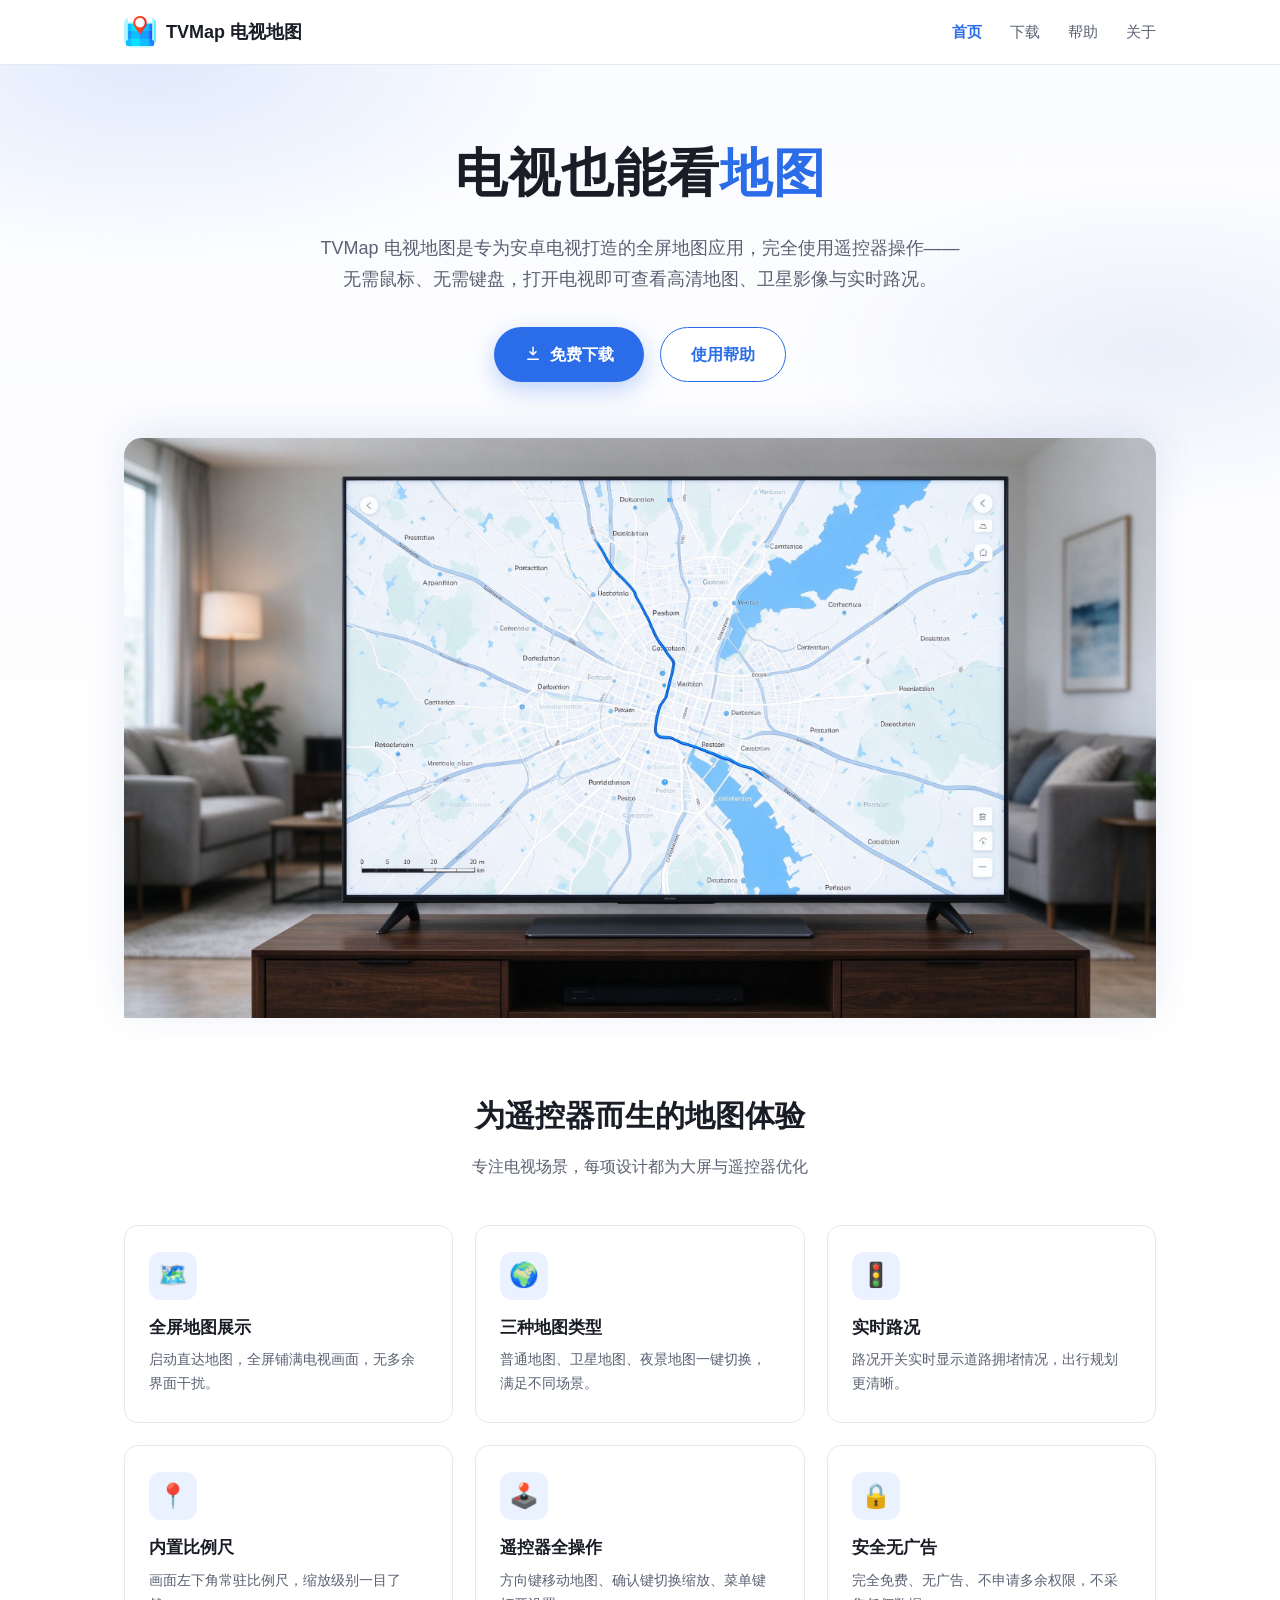
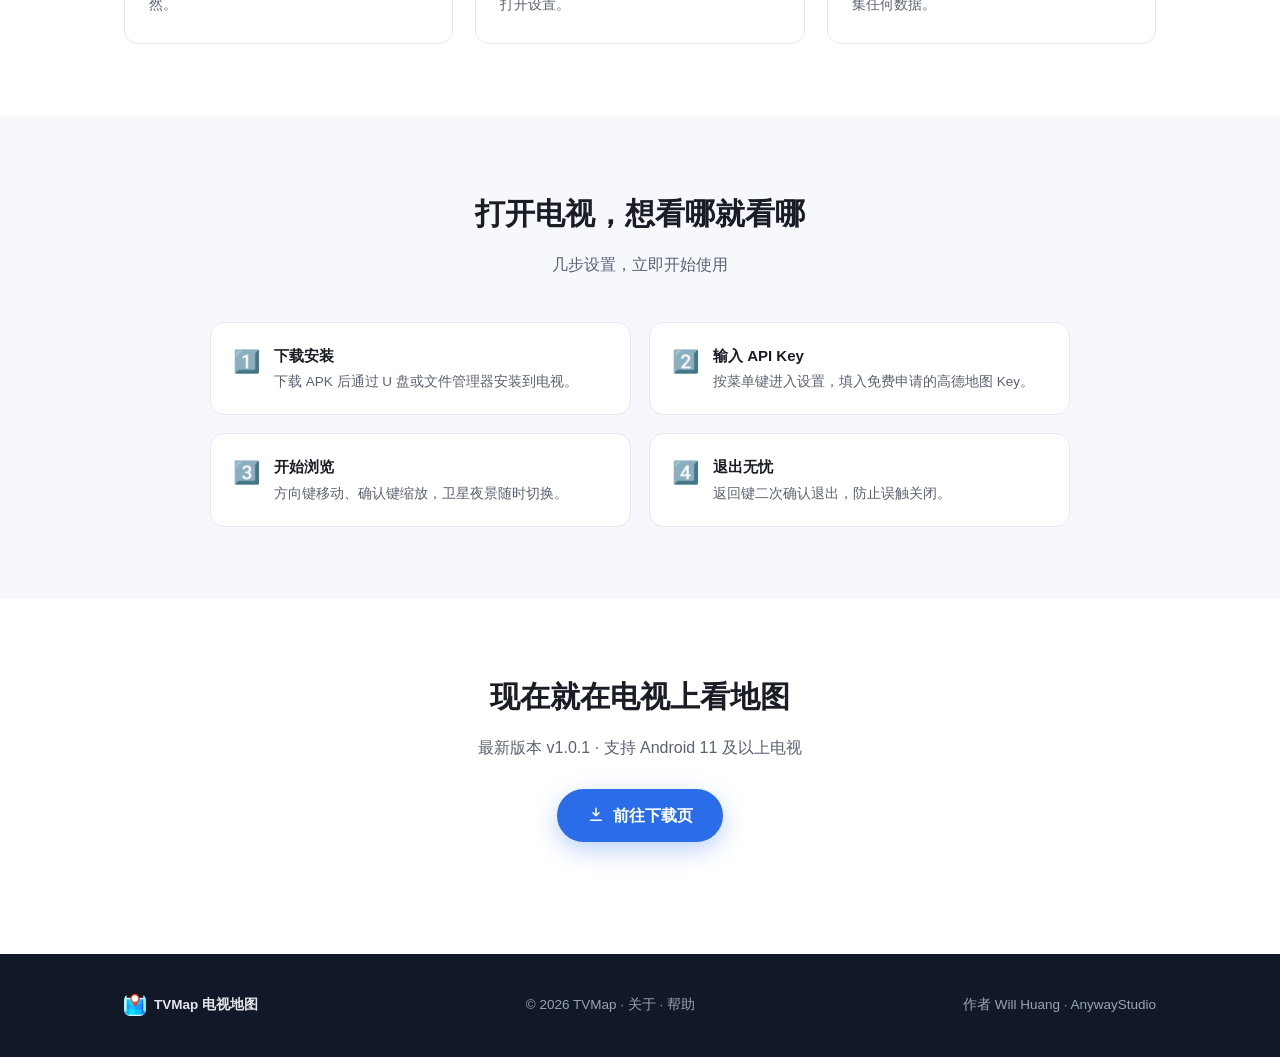
<file: index.html>
<!DOCTYPE html>
<html lang="zh-CN">
<head>
<meta charset="UTF-8">
<meta name="viewport" content="width=device-width, initial-scale=1.0">
<title>TVMap 电视地图 — 专为安卓电视打造的全屏地图应用</title>
<meta name="description" content="TVMap 电视地图：运行在安卓电视上的全屏地图应用，遥控器即可完成全部操作。三种地图类型、实时路况、内置比例尺，免费无广告。">
<link rel="stylesheet" href="style.css?v=1">
<link rel="icon" href="assets/icon.png">
</head>
<body>

<header class="topbar">
  <div class="container topbar-inner">
    <a class="brand" href="index.html"><img src="assets/icon.png" alt="TVMap">TVMap 电视地图</a>
    <nav class="nav">
      <a href="index.html" class="active">首页</a>
      <a href="download.html">下载</a>
      <a href="help.html">帮助</a>
      <a href="about.html">关于</a>
    </nav>
  </div>
</header>

<!-- ============ Hero ============ -->
<section class="hero">
  <div class="container">
    <h1>电视也能看<em>地图</em></h1>
    <p class="sub">TVMap 电视地图是专为安卓电视打造的全屏地图应用，完全使用遥控器操作——无需鼠标、无需键盘，打开电视即可查看高清地图、卫星影像与实时路况。</p>
    <div class="btn-row">
      <a class="btn btn-primary" href="download.html">
        <svg viewBox="0 0 24 24" fill="none"><path d="M12 3v10m0 0l-4-4m4 4l4-4M5 19h14" stroke="currentColor" stroke-width="2" stroke-linecap="round" stroke-linejoin="round"/></svg>
        免费下载
      </a>
      <a class="btn btn-ghost" href="help.html">使用帮助</a>
    </div>
  </div>
  <div class="container">
    <div class="hero-figure">
      <img src="assets/tv-hero.jpg" alt="电视柜上的大电视正在显示地图">
    </div>
  </div>
</section>

<!-- ============ 特性 ============ -->
<section class="section">
  <div class="container">
    <h2 class="section-title">为遥控器而生的地图体验</h2>
    <p class="section-sub">专注电视场景，每项设计都为大屏与遥控器优化</p>
    <div class="features">
      <div class="feature">
        <div class="f-icon">🗺️</div>
        <h3>全屏地图展示</h3>
        <p>启动直达地图，全屏铺满电视画面，无多余界面干扰。</p>
      </div>
      <div class="feature">
        <div class="f-icon">🌍</div>
        <h3>三种地图类型</h3>
        <p>普通地图、卫星地图、夜景地图一键切换，满足不同场景。</p>
      </div>
      <div class="feature">
        <div class="f-icon">🚦</div>
        <h3>实时路况</h3>
        <p>路况开关实时显示道路拥堵情况，出行规划更清晰。</p>
      </div>
      <div class="feature">
        <div class="f-icon">📍</div>
        <h3>内置比例尺</h3>
        <p>画面左下角常驻比例尺，缩放级别一目了然。</p>
      </div>
      <div class="feature">
        <div class="f-icon">🕹️</div>
        <h3>遥控器全操作</h3>
        <p>方向键移动地图、确认键切换缩放、菜单键打开设置。</p>
      </div>
      <div class="feature">
        <div class="f-icon">🔒</div>
        <h3>安全无广告</h3>
        <p>完全免费、无广告、不申请多余权限，不采集任何数据。</p>
      </div>
    </div>
  </div>
</section>

<!-- ============ 使用亮点 ============ -->
<section class="section section-alt">
  <div class="container">
    <h2 class="section-title">打开电视，想看哪就看哪</h2>
    <p class="section-sub">几步设置，立即开始使用</p>
    <div class="env-grid">
      <div class="env-item">
        <div class="e-icon">1️⃣</div>
        <div><h4>下载安装</h4><p>下载 APK 后通过 U 盘或文件管理器安装到电视。</p></div>
      </div>
      <div class="env-item">
        <div class="e-icon">2️⃣</div>
        <div><h4>输入 API Key</h4><p>按菜单键进入设置，填入免费申请的高德地图 Key。</p></div>
      </div>
      <div class="env-item">
        <div class="e-icon">3️⃣</div>
        <div><h4>开始浏览</h4><p>方向键移动、确认键缩放，卫星夜景随时切换。</p></div>
      </div>
      <div class="env-item">
        <div class="e-icon">4️⃣</div>
        <div><h4>退出无忧</h4><p>返回键二次确认退出，防止误触关闭。</p></div>
      </div>
    </div>
  </div>
</section>

<!-- ============ CTA ============ -->
<section class="section">
  <div class="container" style="text-align:center">
    <h2 class="section-title">现在就在电视上看地图</h2>
    <p class="section-sub" style="margin-bottom:28px">最新版本 v1.0.1 · 支持 Android 11 及以上电视</p>
    <a class="btn btn-primary" href="download.html">
      <svg viewBox="0 0 24 24" fill="none"><path d="M12 3v10m0 0l-4-4m4 4l4-4M5 19h14" stroke="currentColor" stroke-width="2" stroke-linecap="round" stroke-linejoin="round"/></svg>
      前往下载页
    </a>
  </div>
</section>

<footer>
  <div class="container footer-inner">
    <div class="f-brand"><img src="assets/icon.png" alt="">TVMap 电视地图</div>
    <div>© 2026 TVMap · <a href="about.html">关于</a> · <a href="help.html">帮助</a></div>
    <div>作者 Will Huang · AnywayStudio</div>
  </div>
</footer>

</body>
</html>
</file>
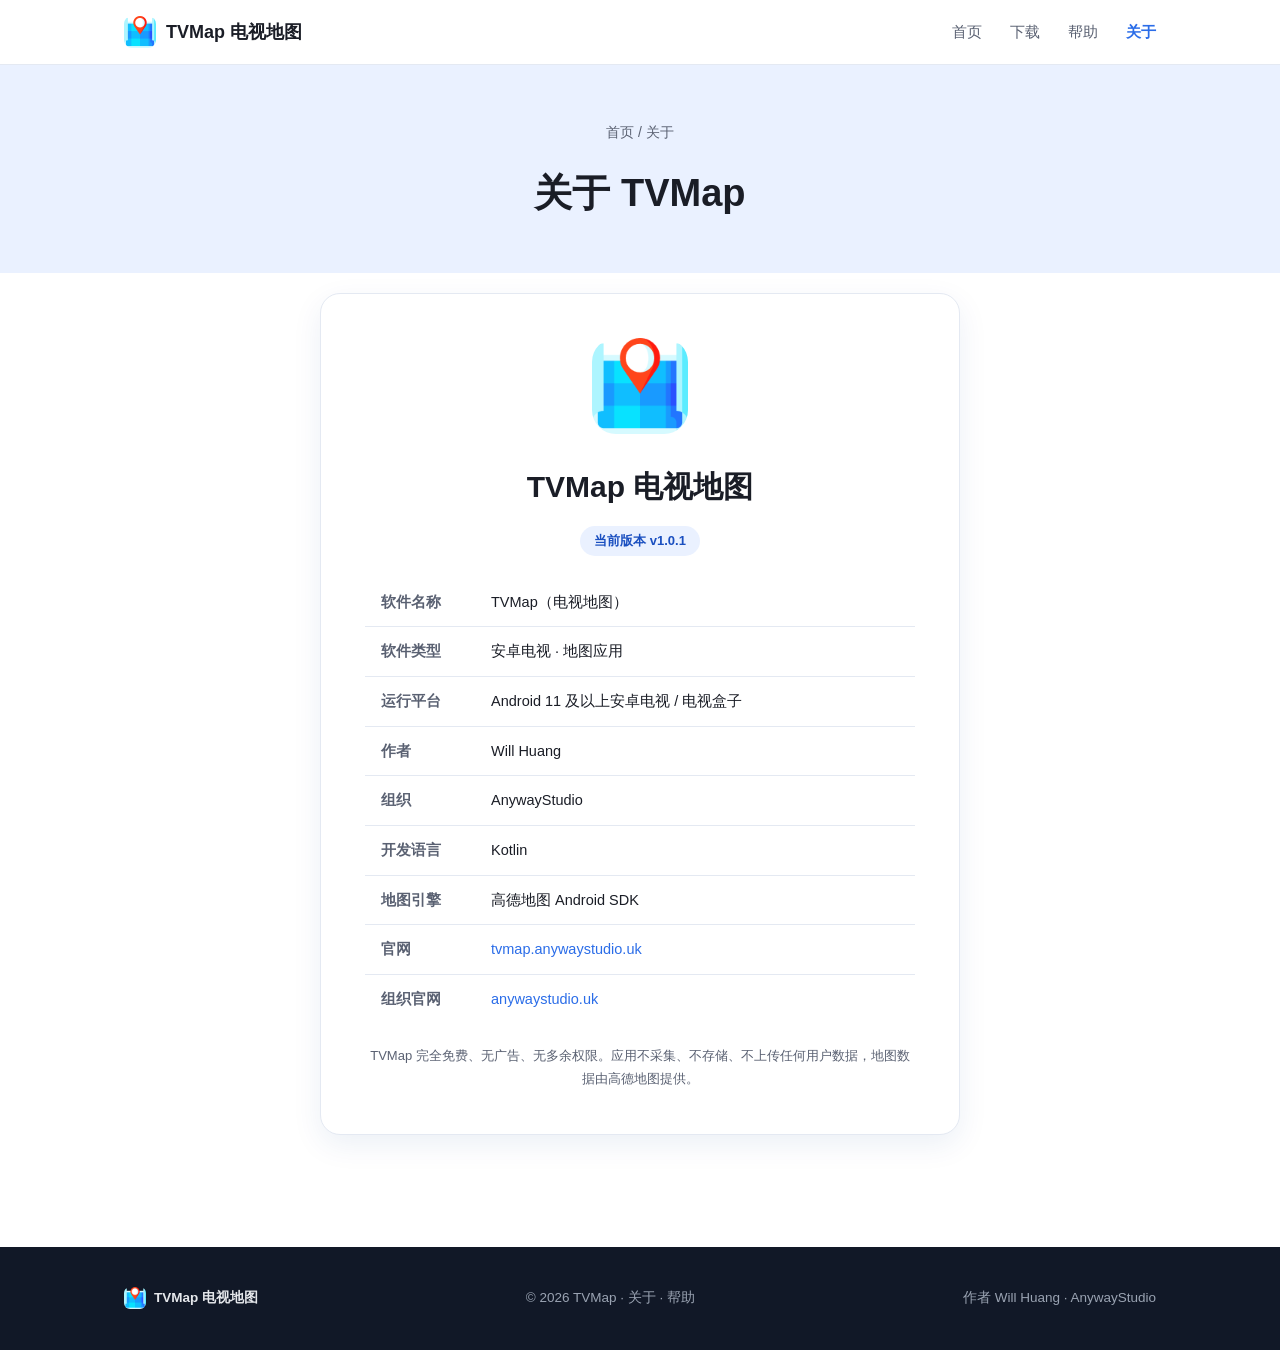
<file: about.html>
<!DOCTYPE html>
<html lang="zh-CN">
<head>
<meta charset="UTF-8">
<meta name="viewport" content="width=device-width, initial-scale=1.0">
<title>关于 TVMap — 软件信息</title>
<meta name="description" content="TVMap 电视地图软件信息：作者、组织、版本与技术介绍。">
<link rel="stylesheet" href="style.css?v=1">
<link rel="icon" href="assets/icon.png">
</head>
<body>

<header class="topbar">
  <div class="container topbar-inner">
    <a class="brand" href="index.html"><img src="assets/icon.png" alt="TVMap">TVMap 电视地图</a>
    <nav class="nav">
      <a href="index.html">首页</a>
      <a href="download.html">下载</a>
      <a href="help.html">帮助</a>
      <a href="about.html" class="active">关于</a>
    </nav>
  </div>
</header>

<!-- ============ 关于 ============ -->
<section class="page-hero">
  <div class="container">
    <p class="crumb">首页 / 关于</p>
    <h1>关于 TVMap</h1>
  </div>
</section>

<section class="section" style="padding-top:20px">
  <div class="container">
    <div class="about-box">
      <img class="app-icon" src="assets/icon.png" alt="TVMap 图标">
      <h2>TVMap 电视地图</h2>
      <span class="ver-tag">当前版本 v1.0.1</span>
      <table class="about-table">
        <tr><td>软件名称</td><td>TVMap（电视地图）</td></tr>
        <tr><td>软件类型</td><td>安卓电视 · 地图应用</td></tr>
        <tr><td>运行平台</td><td>Android 11 及以上安卓电视 / 电视盒子</td></tr>
        <tr><td>作者</td><td>Will Huang</td></tr>
        <tr><td>组织</td><td>AnywayStudio</td></tr>
        <tr><td>开发语言</td><td>Kotlin</td></tr>
        <tr><td>地图引擎</td><td>高德地图 Android SDK</td></tr>
        <tr><td>官网</td><td><a href="https://tvmap.anywaystudio.uk" target="_blank" rel="noopener">tvmap.anywaystudio.uk</a></td></tr>
        <tr><td>组织官网</td><td><a href="https://anywaystudio.uk" target="_blank" rel="noopener">anywaystudio.uk</a></td></tr>
      </table>
      <p class="about-note">TVMap 完全免费、无广告、无多余权限。应用不采集、不存储、不上传任何用户数据，地图数据由高德地图提供。</p>
    </div>
  </div>
</section>

<footer>
  <div class="container footer-inner">
    <div class="f-brand"><img src="assets/icon.png" alt="">TVMap 电视地图</div>
    <div>© 2026 TVMap · <a href="about.html">关于</a> · <a href="help.html">帮助</a></div>
    <div>作者 Will Huang · AnywayStudio</div>
  </div>
</footer>

</body>
</html>
</file>
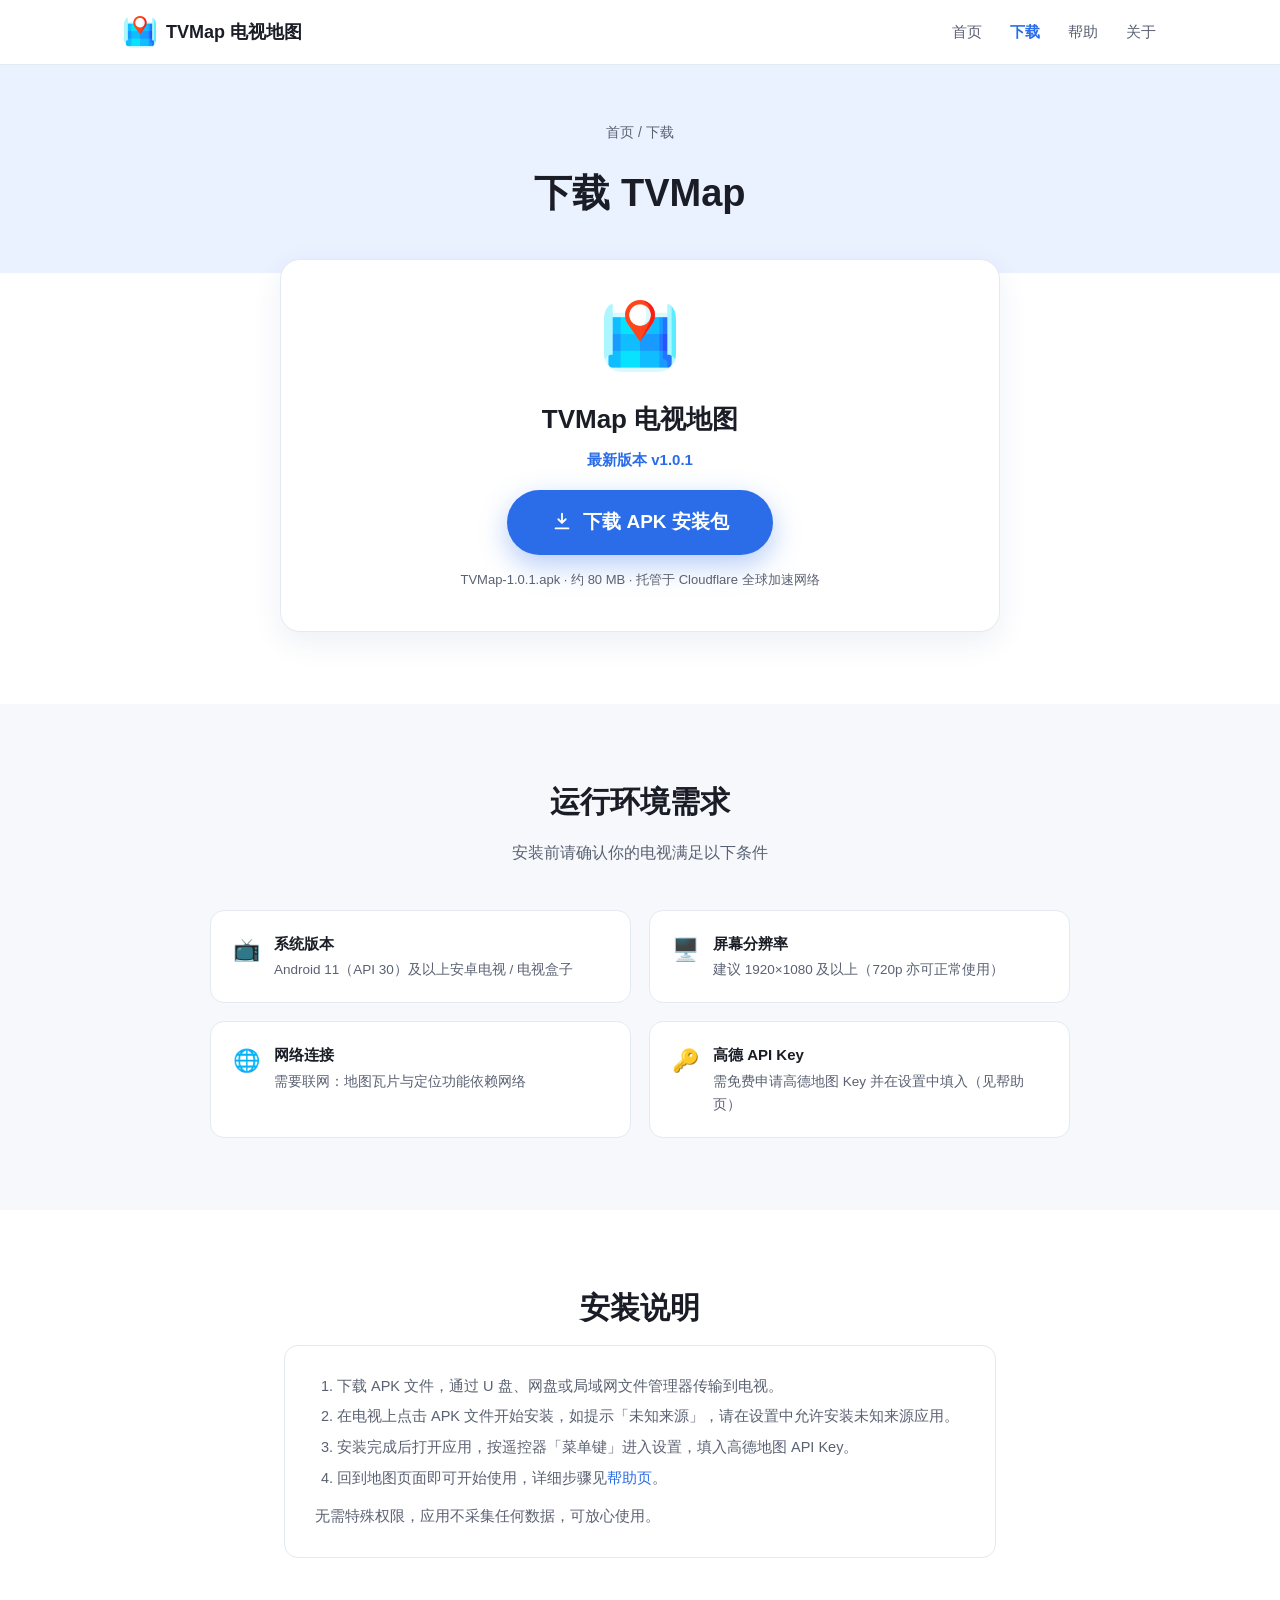
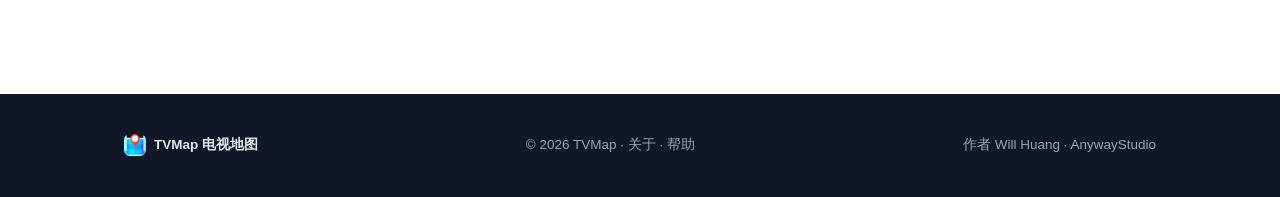
<file: download.html>
<!DOCTYPE html>
<html lang="zh-CN">
<head>
<meta charset="UTF-8">
<meta name="viewport" content="width=device-width, initial-scale=1.0">
<title>下载 TVMap — 电视地图 APK 下载</title>
<meta name="description" content="下载 TVMap 电视地图最新版 APK：Android 11 及以上安卓电视，遥控器全操作，免费无广告。">
<link rel="stylesheet" href="style.css?v=1">
<link rel="icon" href="assets/icon.png">
</head>
<body>

<header class="topbar">
  <div class="container topbar-inner">
    <a class="brand" href="index.html"><img src="assets/icon.png" alt="TVMap">TVMap 电视地图</a>
    <nav class="nav">
      <a href="index.html">首页</a>
      <a href="download.html" class="active">下载</a>
      <a href="help.html">帮助</a>
      <a href="about.html">关于</a>
    </nav>
  </div>
</header>

<!-- ============ 下载 ============ -->
<section class="page-hero">
  <div class="container">
    <p class="crumb">首页 / 下载</p>
    <h1>下载 TVMap</h1>
  </div>
</section>

<section class="section" style="padding-top:20px">
  <div class="container">
    <div class="download-box">
      <img class="app-icon" src="assets/icon.png" alt="TVMap 图标">
      <h2>TVMap 电视地图</h2>
      <p class="ver">最新版本 v1.0.1</p>
      <a class="dl-btn" href="https://download.anywaystudio.uk/tvmap/TVMap-1.0.1.apk">
        <svg viewBox="0 0 24 24" fill="none"><path d="M12 3v10m0 0l-4-4m4 4l4-4M5 19h14" stroke="currentColor" stroke-width="2" stroke-linecap="round" stroke-linejoin="round"/></svg>
        下载 APK 安装包
      </a>
      <p class="file-note">TVMap-1.0.1.apk · 约 80 MB · 托管于 Cloudflare 全球加速网络</p>
    </div>
  </div>
</section>

<!-- ============ 运行环境 ============ -->
<section class="section section-alt">
  <div class="container">
    <h2 class="section-title">运行环境需求</h2>
    <p class="section-sub">安装前请确认你的电视满足以下条件</p>
    <div class="env-grid">
      <div class="env-item">
        <div class="e-icon">📺</div>
        <div><h4>系统版本</h4><p>Android 11（API 30）及以上安卓电视 / 电视盒子</p></div>
      </div>
      <div class="env-item">
        <div class="e-icon">🖥️</div>
        <div><h4>屏幕分辨率</h4><p>建议 1920×1080 及以上（720p 亦可正常使用）</p></div>
      </div>
      <div class="env-item">
        <div class="e-icon">🌐</div>
        <div><h4>网络连接</h4><p>需要联网：地图瓦片与定位功能依赖网络</p></div>
      </div>
      <div class="env-item">
        <div class="e-icon">🔑</div>
        <div><h4>高德 API Key</h4><p>需免费申请高德地图 Key 并在设置中填入（见帮助页）</p></div>
      </div>
    </div>
  </div>
</section>

<!-- ============ 安装提示 ============ -->
<section class="section">
  <div class="container" style="max-width:760px">
    <h2 class="section-title">安装说明</h2>
    <div class="help-card">
      <ol>
        <li>下载 APK 文件，通过 U 盘、网盘或局域网文件管理器传输到电视。</li>
        <li>在电视上点击 APK 文件开始安装，如提示「未知来源」，请在设置中允许安装未知来源应用。</li>
        <li>安装完成后打开应用，按遥控器「菜单键」进入设置，填入高德地图 API Key。</li>
        <li>回到地图页面即可开始使用，详细步骤见<a href="help.html">帮助页</a>。</li>
      </ol>
      <p style="margin-top:14px">无需特殊权限，应用不采集任何数据，可放心使用。</p>
    </div>
  </div>
</section>

<footer>
  <div class="container footer-inner">
    <div class="f-brand"><img src="assets/icon.png" alt="">TVMap 电视地图</div>
    <div>© 2026 TVMap · <a href="about.html">关于</a> · <a href="help.html">帮助</a></div>
    <div>作者 Will Huang · AnywayStudio</div>
  </div>
</footer>

</body>
</html>
</file>
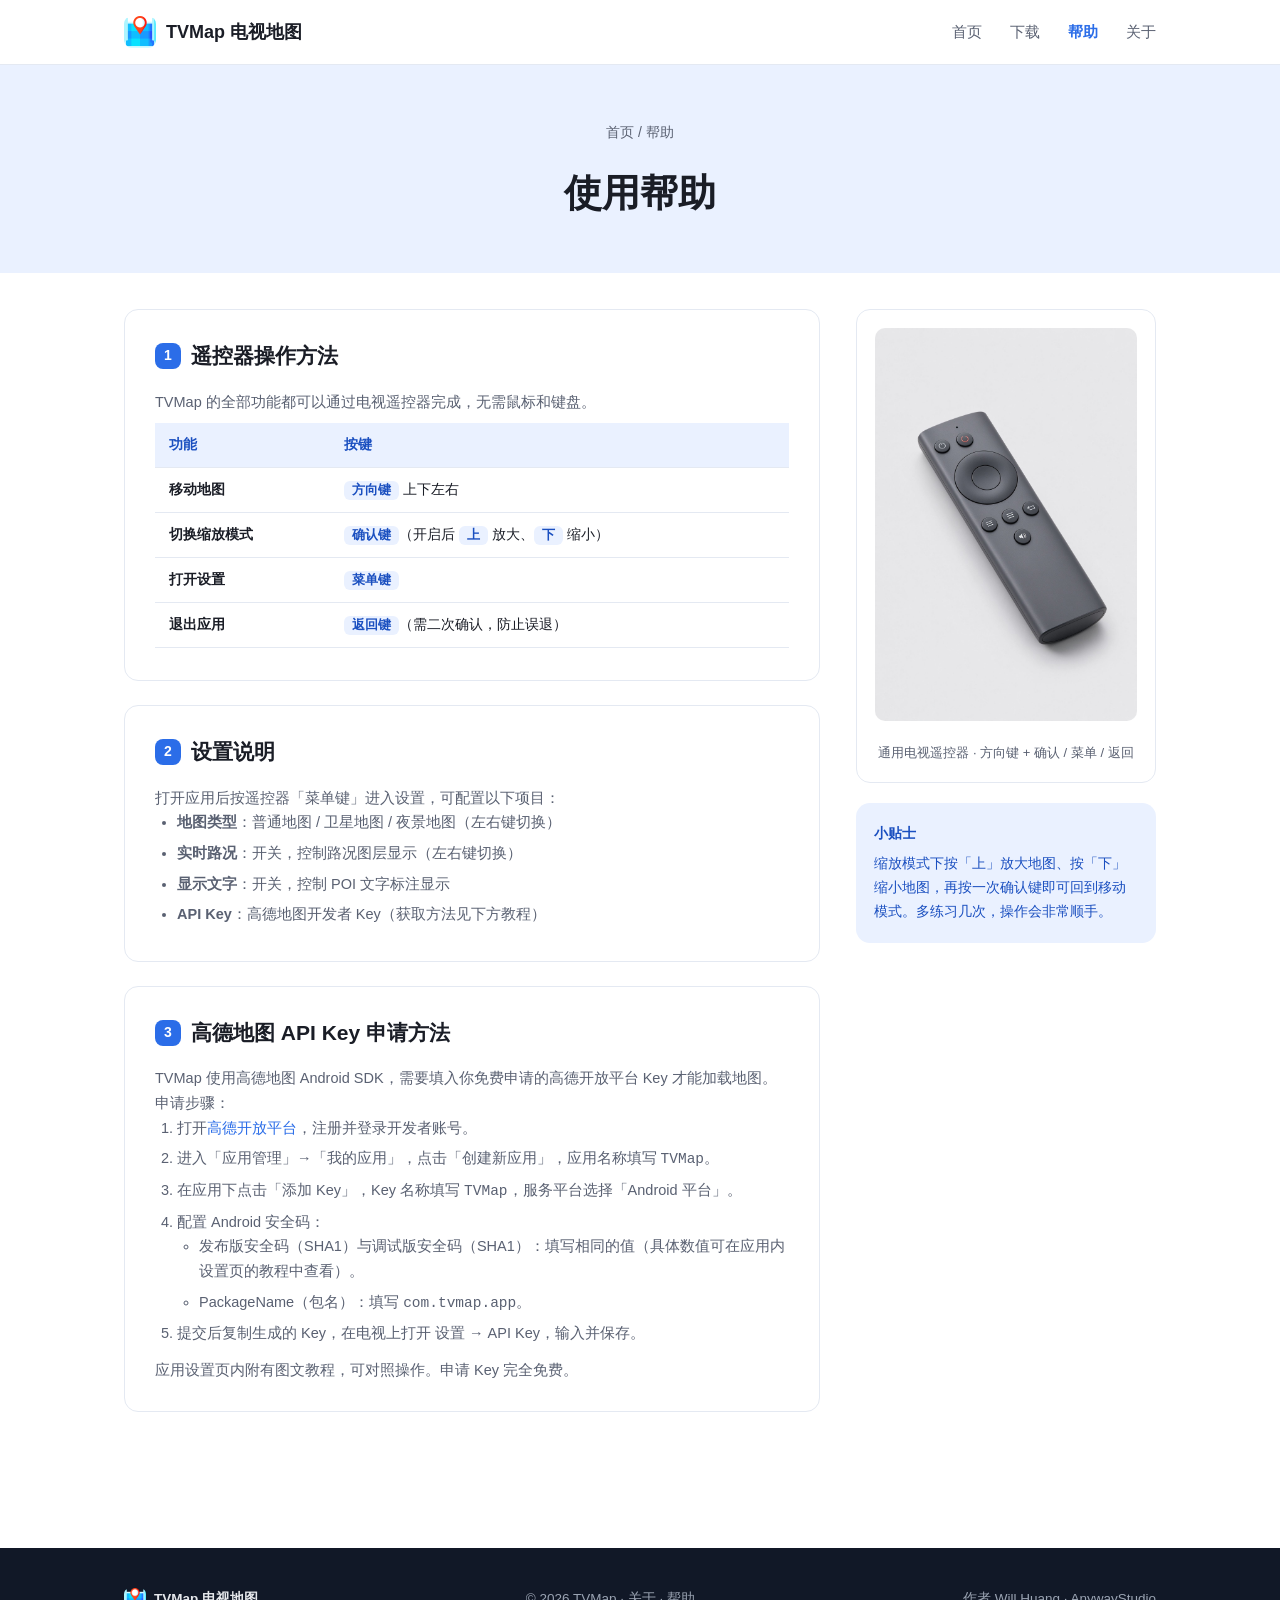
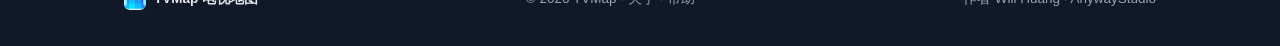
<file: help.html>
<!DOCTYPE html>
<html lang="zh-CN">
<head>
<meta charset="UTF-8">
<meta name="viewport" content="width=device-width, initial-scale=1.0">
<title>TVMap 帮助 — 使用教程与高德 API Key 申请</title>
<meta name="description" content="TVMap 电视地图使用帮助：遥控器操作方法、设置说明、高德地图 API Key 申请教程。">
<link rel="stylesheet" href="style.css?v=1">
<link rel="icon" href="assets/icon.png">
</head>
<body>

<header class="topbar">
  <div class="container topbar-inner">
    <a class="brand" href="index.html"><img src="assets/icon.png" alt="TVMap">TVMap 电视地图</a>
    <nav class="nav">
      <a href="index.html">首页</a>
      <a href="download.html">下载</a>
      <a href="help.html" class="active">帮助</a>
      <a href="about.html">关于</a>
    </nav>
  </div>
</header>

<!-- ============ 帮助 ============ -->
<section class="page-hero">
  <div class="container">
    <p class="crumb">首页 / 帮助</p>
    <h1>使用帮助</h1>
  </div>
</section>

<section class="section" style="padding-top:36px">
  <div class="container help-layout">

    <!-- ============ 左侧内容 ============ -->
    <div>
      <div class="help-card">
        <h2><span class="h-no">1</span>遥控器操作方法</h2>
        <p>TVMap 的全部功能都可以通过电视遥控器完成，无需鼠标和键盘。</p>
        <table class="ops">
          <tr><th>功能</th><th>按键</th></tr>
          <tr><td>移动地图</td><td><code>方向键</code> 上下左右</td></tr>
          <tr><td>切换缩放模式</td><td><code>确认键</code>（开启后 <code>上</code> 放大、<code>下</code> 缩小）</td></tr>
          <tr><td>打开设置</td><td><code>菜单键</code></td></tr>
          <tr><td>退出应用</td><td><code>返回键</code>（需二次确认，防止误退）</td></tr>
        </table>
      </div>

      <div class="help-card">
        <h2><span class="h-no">2</span>设置说明</h2>
        <p>打开应用后按遥控器「菜单键」进入设置，可配置以下项目：</p>
        <ul>
          <li><strong>地图类型</strong>：普通地图 / 卫星地图 / 夜景地图（左右键切换）</li>
          <li><strong>实时路况</strong>：开关，控制路况图层显示（左右键切换）</li>
          <li><strong>显示文字</strong>：开关，控制 POI 文字标注显示</li>
          <li><strong>API Key</strong>：高德地图开发者 Key（获取方法见下方教程）</li>
        </ul>
      </div>

      <div class="help-card">
        <h2><span class="h-no">3</span>高德地图 API Key 申请方法</h2>
        <p>TVMap 使用高德地图 Android SDK，需要填入你免费申请的高德开放平台 Key 才能加载地图。申请步骤：</p>
        <ol>
          <li>打开<a href="https://console.amap.com/" target="_blank" rel="noopener">高德开放平台</a>，注册并登录开发者账号。</li>
          <li>进入「应用管理」→「我的应用」，点击「创建新应用」，应用名称填写 <code>TVMap</code>。</li>
          <li>在应用下点击「添加 Key」，Key 名称填写 <code>TVMap</code>，服务平台选择「Android 平台」。</li>
          <li>配置 Android 安全码：
            <ul>
              <li>发布版安全码（SHA1）与调试版安全码（SHA1）：填写相同的值（具体数值可在应用内设置页的教程中查看）。</li>
              <li>PackageName（包名）：填写 <code>com.tvmap.app</code>。</li>
            </ul>
          </li>
          <li>提交后复制生成的 Key，在电视上打开 设置 → API Key，输入并保存。</li>
        </ol>
        <p style="margin-top:12px">应用设置页内附有图文教程，可对照操作。申请 Key 完全免费。</p>
      </div>
    </div>

    <!-- ============ 侧边栏 ============ -->
    <aside class="sidebar">
      <div class="side-card">
        <img src="assets/remote.jpg" alt="通用电视遥控器示意图">
        <p class="cap">通用电视遥控器 · 方向键 + 确认 / 菜单 / 返回</p>
      </div>
      <div class="side-tip">
        <strong>小贴士</strong>
        缩放模式下按「上」放大地图、按「下」缩小地图，再按一次确认键即可回到移动模式。多练习几次，操作会非常顺手。
      </div>
    </aside>

  </div>
</section>

<footer>
  <div class="container footer-inner">
    <div class="f-brand"><img src="assets/icon.png" alt="">TVMap 电视地图</div>
    <div>© 2026 TVMap · <a href="about.html">关于</a> · <a href="help.html">帮助</a></div>
    <div>作者 Will Huang · AnywayStudio</div>
  </div>
</footer>

</body>
</html>
</file>
<file: style.css>
/* ============================================================
   TVMap 电视地图 — 官网样式（地图类软件蓝色科技风）
   ============================================================ */
:root {
  --brand: #2b6de8;
  --brand-dark: #1a4fc0;
  --brand-deep: #123a8f;
  --brand-light: #eaf1ff;
  --bg: #ffffff;
  --bg-soft: #f6f8fc;
  --text: #1a1d26;
  --text-dim: #5a6172;
  --border: #e4e9f2;
  --shadow: 0 10px 30px rgba(18, 58, 143, 0.08);
  --radius: 14px;
}

* { margin: 0; padding: 0; box-sizing: border-box; }

body {
  font-family: -apple-system, BlinkMacSystemFont, "PingFang SC", "Hiragino Sans GB", "Microsoft YaHei", sans-serif;
  background: var(--bg);
  color: var(--text);
  line-height: 1.7;
  -webkit-font-smoothing: antialiased;
}

a { color: var(--brand); text-decoration: none; }
a:hover { color: var(--brand-dark); }

.container { max-width: 1080px; margin: 0 auto; padding: 0 24px; }

/* ============ 顶栏 ============ */
.topbar {
  background: var(--bg);
  border-bottom: 1px solid var(--border);
  position: sticky;
  top: 0;
  z-index: 50;
}
.topbar-inner {
  display: flex;
  align-items: center;
  justify-content: space-between;
  height: 64px;
}
.brand { display: flex; align-items: center; gap: 10px; font-weight: 800; font-size: 18px; color: var(--text); }
.brand img { width: 32px; height: 32px; border-radius: 8px; }
.nav { display: flex; gap: 28px; }
.nav a { color: var(--text-dim); font-size: 15px; font-weight: 500; }
.nav a:hover { color: var(--brand); }
.nav a.active { color: var(--brand); font-weight: 700; }

/* ============ Hero ============ */
.hero {
  background:
    radial-gradient(700px 320px at 12% 0%, rgba(43, 109, 232, 0.12), transparent 60%),
    radial-gradient(600px 280px at 90% 30%, rgba(26, 79, 192, 0.08), transparent 60%),
    linear-gradient(180deg, #fbfcff 0%, var(--bg) 100%);
  padding: 64px 0 0;
  text-align: center;
}
.hero h1 {
  font-size: 52px;
  font-weight: 800;
  letter-spacing: 1px;
  margin-bottom: 16px;
}
.hero h1 em { font-style: normal; color: var(--brand); }
.hero .sub {
  font-size: 18px;
  color: var(--text-dim);
  max-width: 640px;
  margin: 0 auto 32px;
}
.hero .btn-row { display: flex; gap: 16px; justify-content: center; flex-wrap: wrap; }
.btn {
  display: inline-flex;
  align-items: center;
  gap: 8px;
  padding: 13px 30px;
  border-radius: 30px;
  font-size: 16px;
  font-weight: 700;
  transition: transform 0.15s ease, box-shadow 0.15s ease;
}
.btn-primary { background: var(--brand); color: #fff; box-shadow: 0 8px 24px rgba(43, 109, 232, 0.3); }
.btn-primary:hover { background: var(--brand-dark); color: #fff; transform: translateY(-1px); }
.btn-ghost { background: #fff; color: var(--brand); border: 1.5px solid var(--brand); }
.btn-ghost:hover { background: var(--brand-light); color: var(--brand-dark); transform: translateY(-1px); }
.btn svg { width: 18px; height: 18px; }

.hero-figure {
  margin-top: 56px;
  border-radius: 18px 18px 0 0;
  overflow: hidden;
  box-shadow: 0 -8px 40px rgba(18, 58, 143, 0.10);
}
.hero-figure img { display: block; width: 100%; height: auto; }

/* ============ 区块 ============ */
.section { padding: 72px 0; }
.section-alt { background: var(--bg-soft); }
.section-title {
  font-size: 30px;
  font-weight: 800;
  text-align: center;
  margin-bottom: 12px;
}
.section-sub { text-align: center; color: var(--text-dim); margin-bottom: 44px; }

/* 特性卡 */
.features { display: grid; grid-template-columns: repeat(3, 1fr); gap: 22px; }
.feature {
  background: var(--bg);
  border: 1px solid var(--border);
  border-radius: var(--radius);
  padding: 26px 24px;
  transition: box-shadow 0.2s ease, transform 0.2s ease;
}
.feature:hover { box-shadow: var(--shadow); transform: translateY(-3px); }
.feature .f-icon {
  width: 48px; height: 48px;
  border-radius: 12px;
  background: var(--brand-light);
  display: flex; align-items: center; justify-content: center;
  margin-bottom: 14px;
  font-size: 24px;
}
.feature h3 { font-size: 17px; font-weight: 700; margin-bottom: 6px; }
.feature p { color: var(--text-dim); font-size: 14px; }

/* ============ 下载页 ============ */
.page-hero { background: var(--brand-light); padding: 56px 0 40px; text-align: center; }
.page-hero h1 { font-size: 38px; font-weight: 800; margin-bottom: 8px; }
.page-hero .crumb { color: var(--text-dim); font-size: 14px; margin-bottom: 16px; }

.download-box {
  max-width: 720px;
  margin: -34px auto 0;
  background: var(--bg);
  border: 1px solid var(--border);
  border-radius: 20px;
  box-shadow: var(--shadow);
  padding: 40px;
  text-align: center;
  position: relative;
  z-index: 2;
}
.download-box .app-icon { width: 72px; height: 72px; border-radius: 18px; margin-bottom: 16px; }
.download-box h2 { font-size: 26px; font-weight: 800; margin-bottom: 6px; }
.download-box .ver { color: var(--brand); font-weight: 700; font-size: 15px; margin-bottom: 18px; }
.download-box .dl-btn {
  display: inline-flex;
  align-items: center;
  gap: 10px;
  background: var(--brand);
  color: #fff;
  font-size: 19px;
  font-weight: 800;
  padding: 16px 44px;
  border-radius: 34px;
  box-shadow: 0 10px 28px rgba(43, 109, 232, 0.35);
  transition: transform 0.15s ease, background 0.15s ease;
  margin-bottom: 14px;
}
.download-box .dl-btn:hover { background: var(--brand-dark); color: #fff; transform: translateY(-2px); }
.download-box .dl-btn svg { width: 22px; height: 22px; }
.download-box .file-note { color: var(--text-dim); font-size: 13px; }

/* 运行环境 */
.env-grid { display: grid; grid-template-columns: repeat(2, 1fr); gap: 18px; max-width: 860px; margin: 0 auto; }
.env-item {
  background: var(--bg);
  border: 1px solid var(--border);
  border-radius: var(--radius);
  padding: 20px 22px;
  display: flex;
  gap: 14px;
  align-items: flex-start;
}
.env-item .e-icon { font-size: 22px; }
.env-item h4 { font-size: 15px; font-weight: 700; margin-bottom: 3px; }
.env-item p { color: var(--text-dim); font-size: 13.5px; }

/* ============ 帮助页 ============ */
.help-layout { display: grid; grid-template-columns: 1fr 300px; gap: 36px; align-items: start; }
.help-card {
  background: var(--bg);
  border: 1px solid var(--border);
  border-radius: var(--radius);
  padding: 28px 30px;
  margin-bottom: 24px;
}
.help-card h2 { font-size: 21px; font-weight: 800; margin-bottom: 16px; display: flex; align-items: center; gap: 10px; }
.help-card h2 .h-no {
  width: 26px; height: 26px;
  background: var(--brand); color: #fff;
  border-radius: 8px;
  font-size: 14px;
  display: inline-flex; align-items: center; justify-content: center;
}
.help-card h3 { font-size: 15px; font-weight: 700; margin: 14px 0 8px; }
.help-card p, .help-card li { color: var(--text-dim); font-size: 14.5px; }
.help-card ol, .help-card ul { padding-left: 22px; }
.help-card ol li, .help-card ul li { margin-bottom: 6px; }

table.ops { width: 100%; border-collapse: collapse; margin: 8px 0 4px; }
table.ops th, table.ops td {
  text-align: left;
  padding: 10px 14px;
  border-bottom: 1px solid var(--border);
  font-size: 14px;
}
table.ops th { background: var(--brand-light); color: var(--brand-dark); font-weight: 700; }
table.ops td:first-child { font-weight: 600; color: var(--text); }
table.ops code {
  background: var(--brand-light);
  color: var(--brand-dark);
  padding: 2px 8px;
  border-radius: 6px;
  font-size: 13px;
  font-weight: 600;
}

.sidebar { position: sticky; top: 88px; }
.side-card {
  background: var(--bg);
  border: 1px solid var(--border);
  border-radius: var(--radius);
  padding: 18px;
  text-align: center;
  margin-bottom: 20px;
}
.side-card img { width: 100%; border-radius: 10px; margin-bottom: 12px; }
.side-card .cap { color: var(--text-dim); font-size: 13px; }
.side-tip {
  background: var(--brand-light);
  border-radius: var(--radius);
  padding: 18px;
  font-size: 13.5px;
  color: var(--brand-dark);
  line-height: 1.8;
}
.side-tip strong { display: block; margin-bottom: 6px; font-size: 14px; }

/* ============ 关于页 ============ */
.about-box {
  max-width: 640px;
  margin: 0 auto;
  background: var(--bg);
  border: 1px solid var(--border);
  border-radius: 20px;
  box-shadow: var(--shadow);
  padding: 44px;
  text-align: center;
}
.about-box .app-icon { width: 96px; height: 96px; border-radius: 24px; margin-bottom: 18px; }
.about-box h2 { font-size: 30px; font-weight: 800; margin-bottom: 4px; }
.about-box .ver-tag { display: inline-block; background: var(--brand-light); color: var(--brand-dark); font-weight: 700; font-size: 13px; padding: 4px 14px; border-radius: 20px; margin: 10px 0 22px; }
.about-table { width: 100%; border-collapse: collapse; text-align: left; }
.about-table td { padding: 12px 16px; border-bottom: 1px solid var(--border); font-size: 14.5px; }
.about-table td:first-child { color: var(--text-dim); width: 110px; font-weight: 600; }
.about-table tr:last-child td { border-bottom: none; }
.about-note { margin-top: 22px; font-size: 13px; color: var(--text-dim); }

/* ============ 页脚 ============ */
footer {
  background: #111827;
  color: #9aa3b2;
  padding: 40px 0;
  margin-top: 40px;
  font-size: 13.5px;
}
.footer-inner { display: flex; justify-content: space-between; align-items: center; flex-wrap: wrap; gap: 12px; }
.footer-inner .f-brand { display: flex; align-items: center; gap: 8px; color: #e5e7eb; font-weight: 700; }
.footer-inner .f-brand img { width: 22px; height: 22px; border-radius: 6px; }
.footer-inner a { color: #9aa3b2; }
.footer-inner a:hover { color: #fff; }

/* ============ 移动端 ============ */
@media (max-width: 860px) {
  .features { grid-template-columns: repeat(2, 1fr); }
  .help-layout { grid-template-columns: 1fr; }
  .sidebar { position: static; }
  .nav { gap: 16px; }
  .hero h1 { font-size: 36px; }
}
@media (max-width: 560px) {
  .features { grid-template-columns: 1fr; }
  .env-grid { grid-template-columns: 1fr; }
  .topbar-inner { height: 56px; }
  .brand span { font-size: 15px; }
  .nav a { font-size: 13.5px; }
}
</file>
